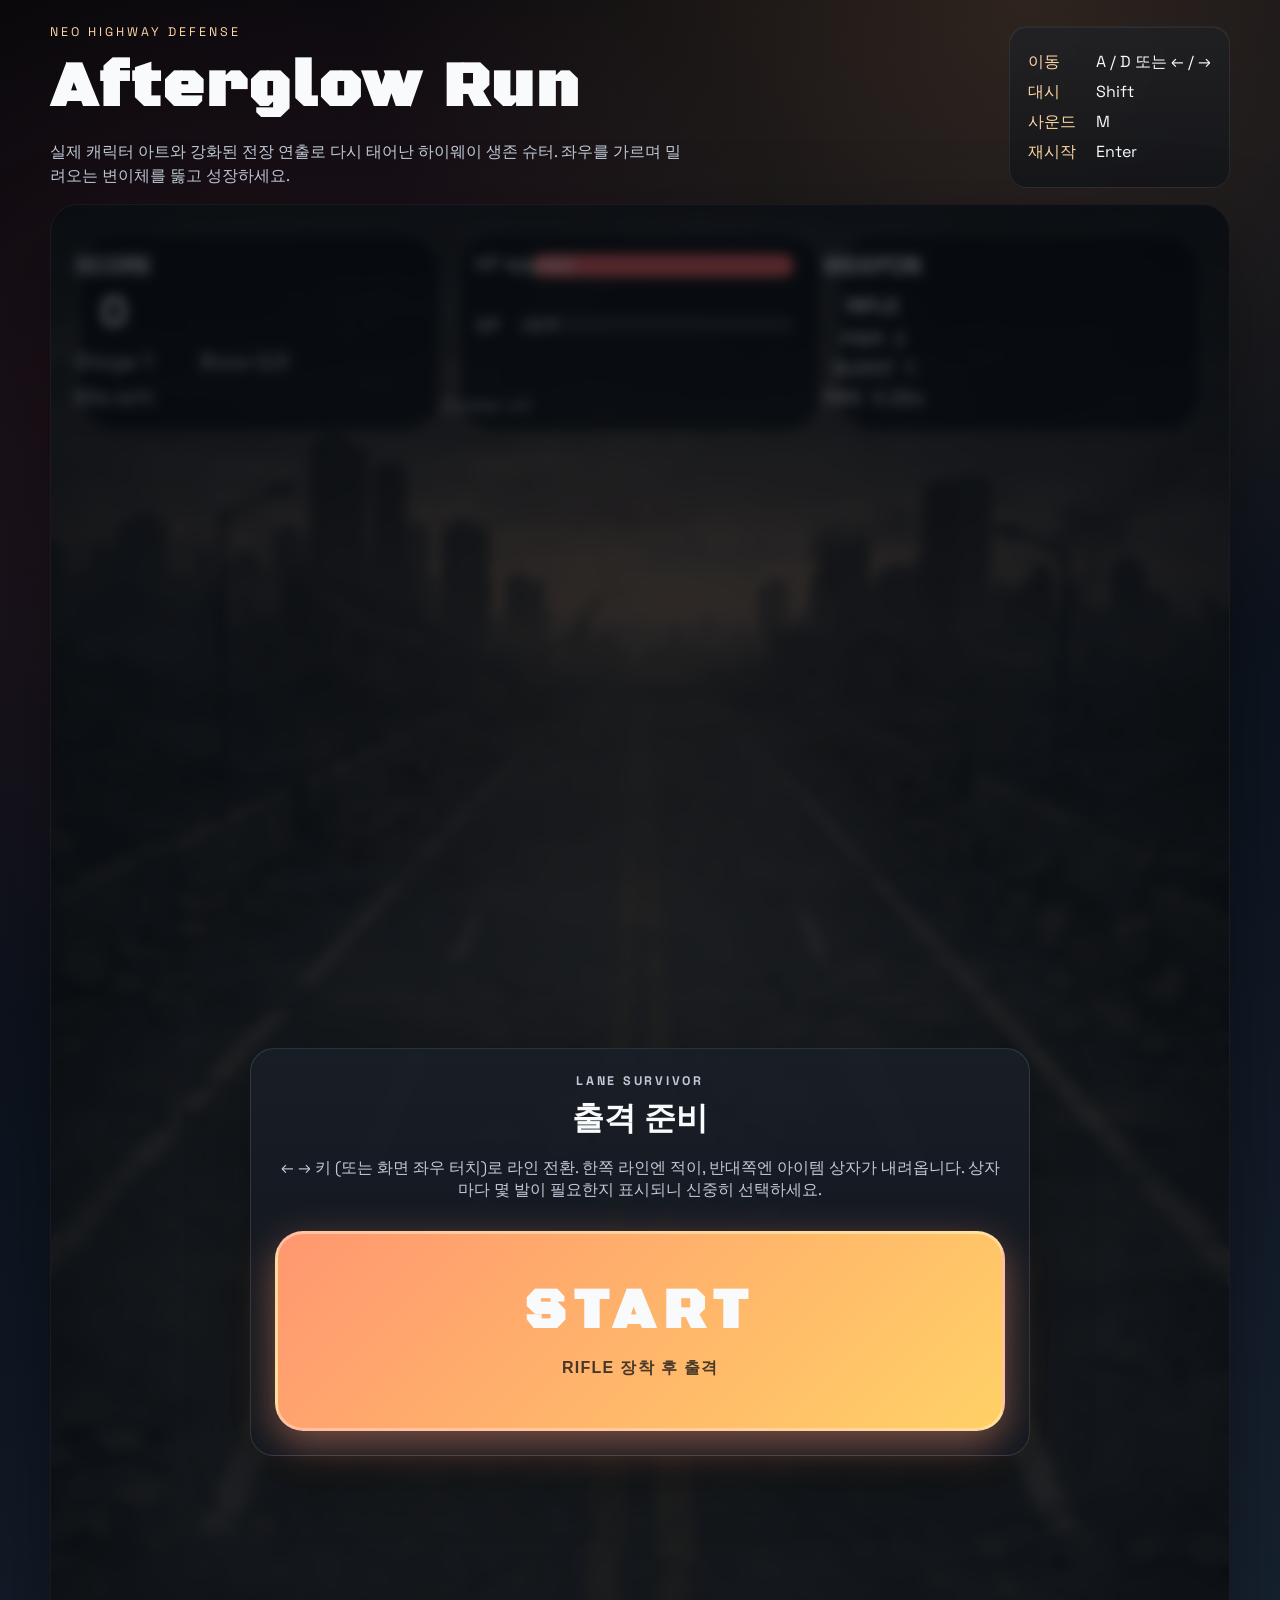
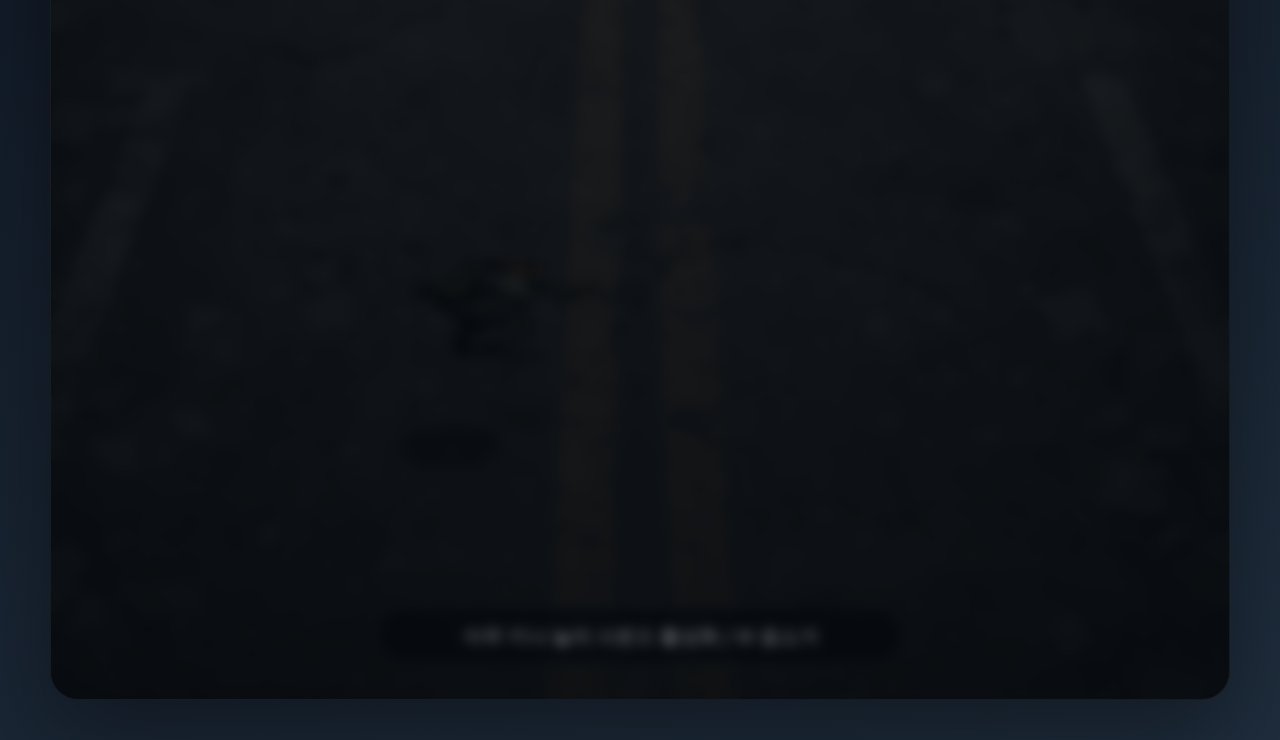
<file: index.html>
<!DOCTYPE html>
<html lang="ko">
<head>
  <meta charset="UTF-8">
  <meta name="viewport" content="width=device-width, initial-scale=1.0">
  <title>Lane Survivor</title>
  <link rel="preconnect" href="https://fonts.googleapis.com">
  <link rel="preconnect" href="https://fonts.gstatic.com" crossorigin>
  <link href="https://fonts.googleapis.com/css2?family=Black+Ops+One&family=Space+Grotesk:wght@400;500;700&display=swap" rel="stylesheet">
  <link rel="stylesheet" href="style.css">
</head>
<body>
  <main class="shell">
    <section class="hud-panel">
      <div>
        <p class="eyebrow">Neo Highway Defense</p>
        <h1>Afterglow Run</h1>
        <p class="subcopy">실제 캐릭터 아트와 강화된 전장 연출로 다시 태어난 하이웨이 생존 슈터. 좌우를 가르며 밀려오는 변이체를 뚫고 성장하세요.</p>
      </div>
      <div class="tips">
        <p><span>이동</span> A / D 또는 ← / →</p>
        <p><span>대시</span> Shift</p>
        <p><span>사운드</span> M</p>
        <p><span>재시작</span> Enter</p>
      </div>
    </section>

    <section class="game-wrap">
      <canvas id="game" width="720" height="1280" aria-label="Lane shooting survival game"></canvas>
      <div id="overlay" class="overlay hidden"></div>
    </section>
  </main>

  <script src="game.js"></script>
</body>
</html>
</file>
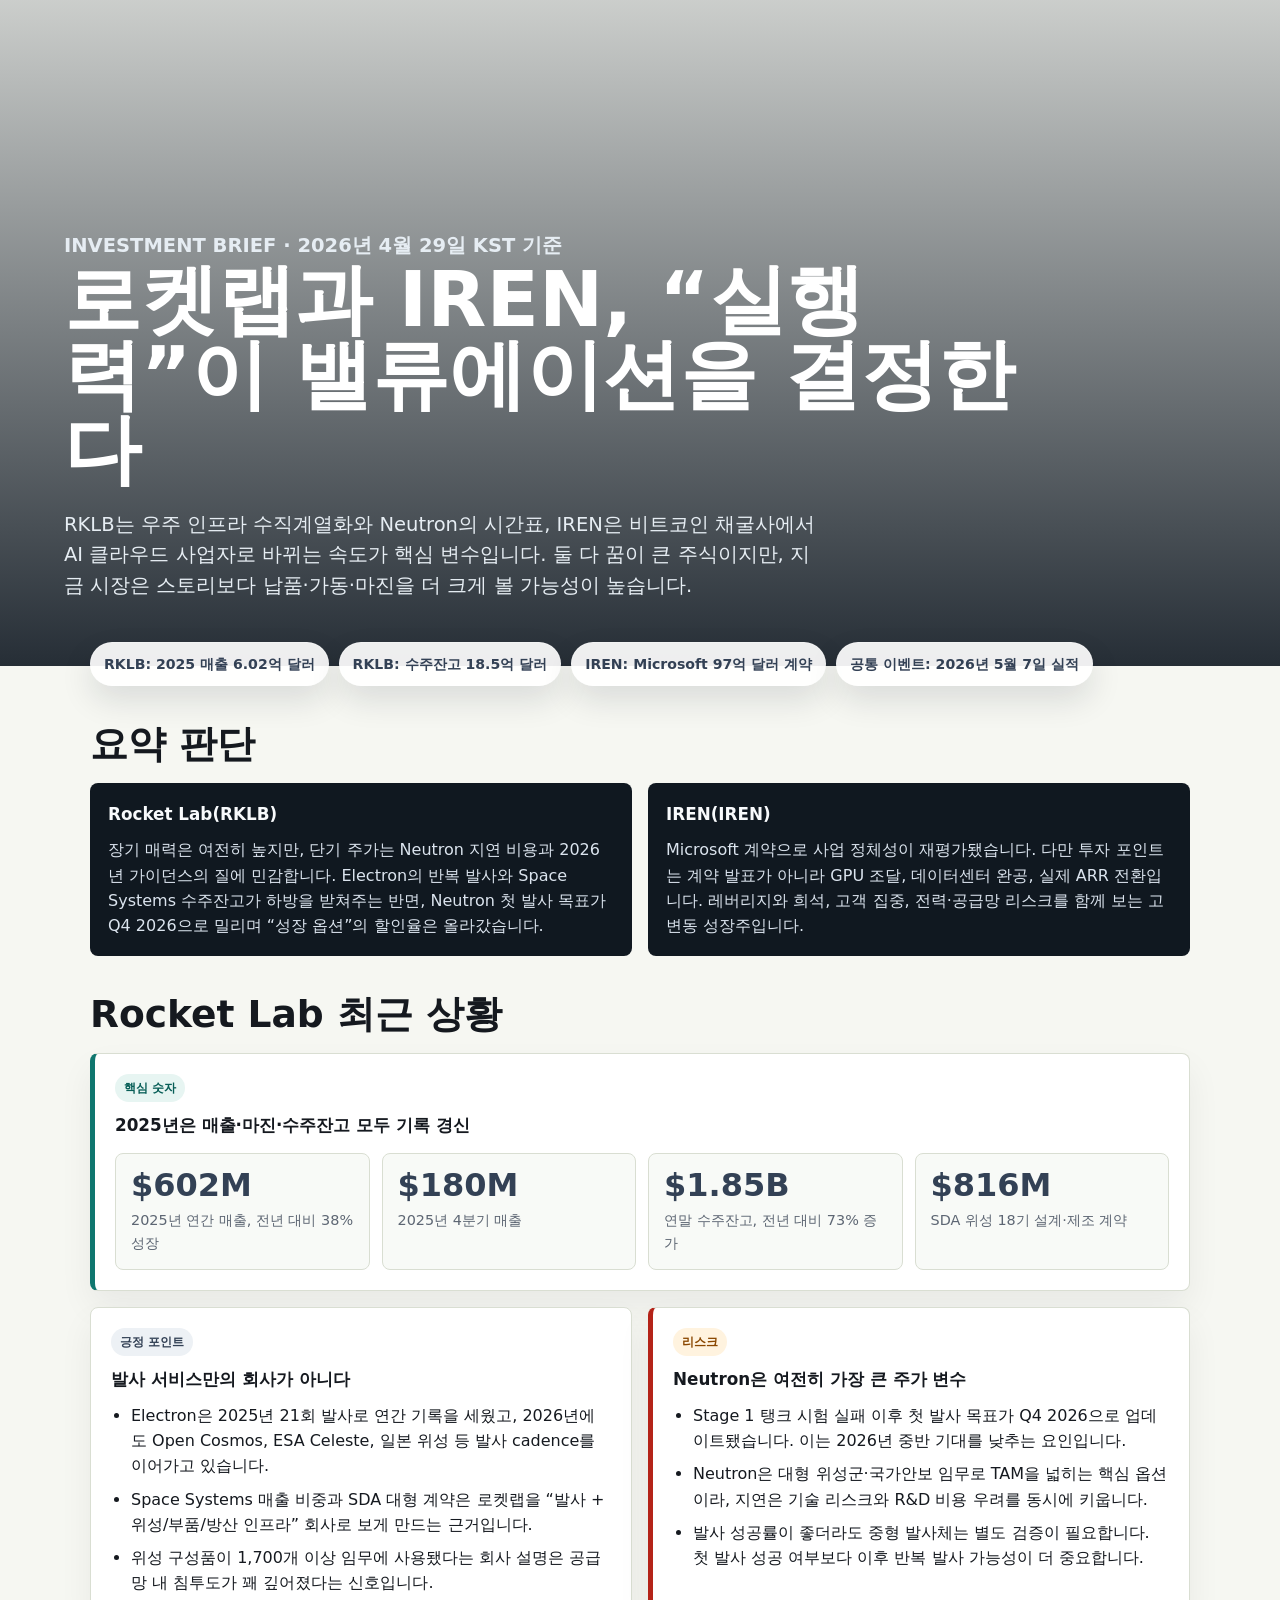
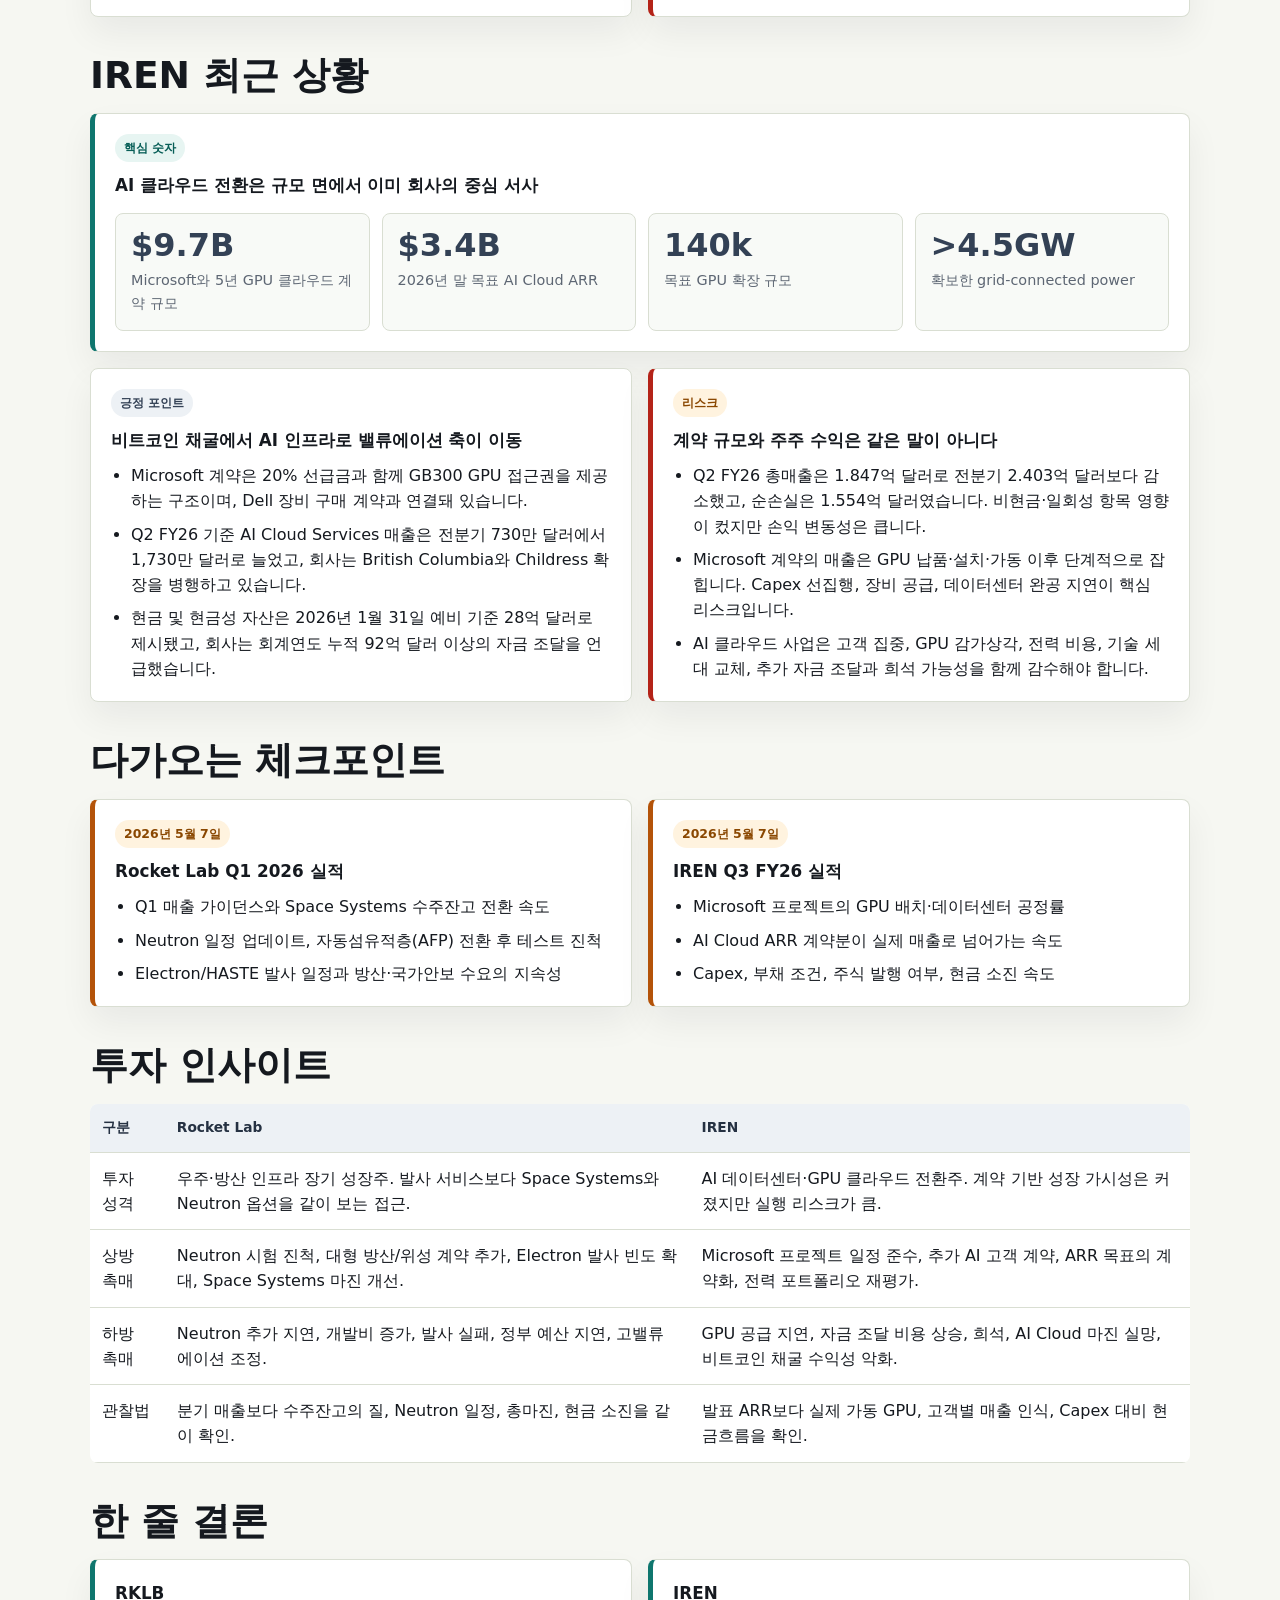
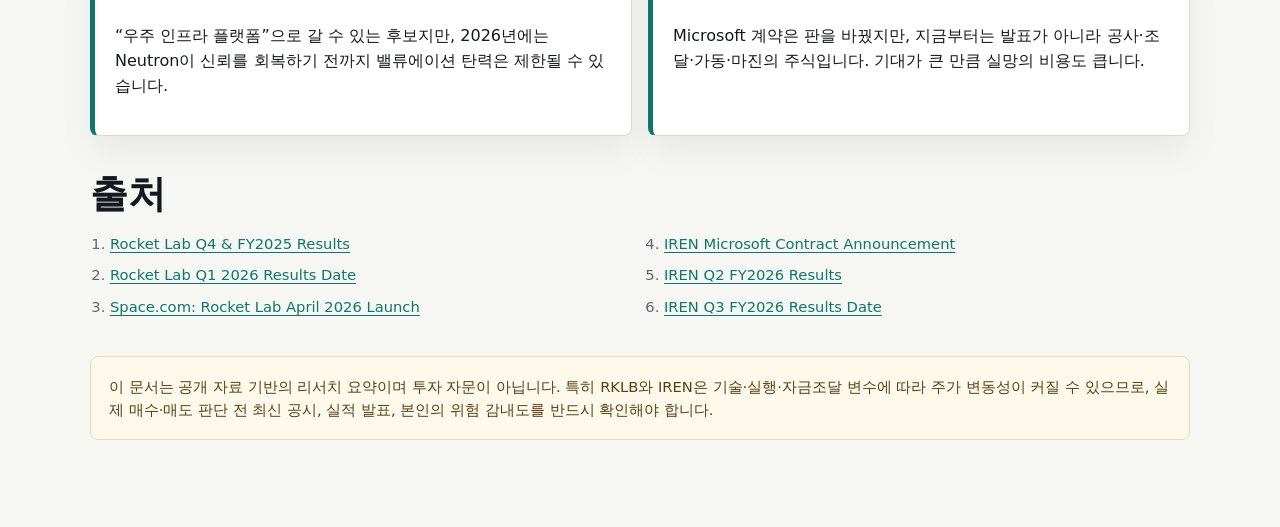
<file: research/rklb-iren-investment-brief-2026-04-29.html>
<!doctype html>
<html lang="ko">
<head>
  <meta charset="utf-8">
  <meta name="viewport" content="width=device-width, initial-scale=1">
  <title>로켓랩(RKLB) & IREN 최근 상황과 투자 인사이트</title>
  <style>
    :root {
      color-scheme: light;
      --bg: #f6f7f2;
      --ink: #15191f;
      --muted: #5d6673;
      --line: #d9ded2;
      --panel: #ffffff;
      --accent: #0f766e;
      --accent-2: #b45309;
      --accent-3: #334155;
      --good: #0f7a45;
      --warn: #a15c00;
      --risk: #b42318;
    }

    * {
      box-sizing: border-box;
    }

    body {
      margin: 0;
      font-family: Inter, ui-sans-serif, system-ui, -apple-system, BlinkMacSystemFont, "Segoe UI", sans-serif;
      background: var(--bg);
      color: var(--ink);
      line-height: 1.58;
    }

    a {
      color: var(--accent);
      text-decoration-thickness: 0.08em;
      text-underline-offset: 0.18em;
    }

    .hero {
      min-height: 74vh;
      display: grid;
      align-items: end;
      padding: clamp(28px, 5vw, 72px);
      color: #fff;
      background:
        linear-gradient(180deg, rgba(9, 18, 28, 0.18), rgba(9, 18, 28, 0.88)),
        url("https://images.unsplash.com/photo-1457364887197-9150188c107b?auto=format&fit=crop&w=1800&q=82") center / cover;
    }

    .hero-inner {
      max-width: 1120px;
    }

    .eyebrow {
      margin: 0 0 14px;
      font-size: 0.84rem;
      font-weight: 800;
      letter-spacing: 0;
      text-transform: uppercase;
      color: #b9f1e8;
    }

    h1 {
      max-width: 980px;
      margin: 0;
      font-size: clamp(2.4rem, 6vw, 5.6rem);
      line-height: 0.98;
      letter-spacing: 0;
    }

    .hero p {
      max-width: 760px;
      margin: 22px 0 0;
      font-size: clamp(1rem, 1.8vw, 1.22rem);
      color: #e6edf3;
    }

    .wrap {
      max-width: 1180px;
      margin: 0 auto;
      padding: 34px clamp(18px, 4vw, 40px) 72px;
    }

    .meta {
      display: flex;
      flex-wrap: wrap;
      gap: 10px;
      margin: -58px 0 32px;
      position: relative;
      z-index: 2;
    }

    .pill {
      padding: 10px 13px;
      border: 1px solid rgba(255, 255, 255, 0.26);
      border-radius: 999px;
      background: rgba(255, 255, 255, 0.92);
      color: var(--accent-3);
      font-size: 0.88rem;
      font-weight: 700;
      box-shadow: 0 14px 32px rgba(15, 23, 42, 0.12);
    }

    section {
      margin-top: 38px;
    }

    h2 {
      margin: 0 0 18px;
      font-size: clamp(1.55rem, 3vw, 2.35rem);
      line-height: 1.08;
      letter-spacing: 0;
    }

    h3 {
      margin: 0 0 10px;
      font-size: 1.05rem;
      letter-spacing: 0;
    }

    .grid {
      display: grid;
      grid-template-columns: repeat(12, 1fr);
      gap: 16px;
    }

    .card {
      grid-column: span 6;
      padding: 20px;
      border: 1px solid var(--line);
      border-radius: 8px;
      background: var(--panel);
      box-shadow: 0 16px 34px rgba(21, 25, 31, 0.06);
    }

    .card.wide {
      grid-column: span 12;
    }

    .signal {
      border-left: 5px solid var(--accent);
    }

    .risk {
      border-left: 5px solid var(--risk);
    }

    .watch {
      border-left: 5px solid var(--accent-2);
    }

    .label {
      display: inline-flex;
      align-items: center;
      min-height: 28px;
      margin-bottom: 10px;
      padding: 4px 9px;
      border-radius: 999px;
      background: #e7f5f2;
      color: #075e57;
      font-size: 0.78rem;
      font-weight: 800;
    }

    .label.orange {
      background: #fff3df;
      color: #8a4700;
    }

    .label.gray {
      background: #edf1f5;
      color: #334155;
    }

    .metric {
      display: grid;
      grid-template-columns: repeat(4, minmax(0, 1fr));
      gap: 12px;
      margin-top: 14px;
    }

    .metric div {
      min-height: 110px;
      padding: 15px;
      border-radius: 8px;
      background: #f8faf7;
      border: 1px solid var(--line);
    }

    .metric strong {
      display: block;
      font-size: clamp(1.35rem, 2.8vw, 2rem);
      line-height: 1.04;
      letter-spacing: 0;
      color: var(--accent-3);
    }

    .metric span {
      display: block;
      margin-top: 7px;
      color: var(--muted);
      font-size: 0.9rem;
    }

    ul {
      margin: 10px 0 0;
      padding-left: 20px;
    }

    li + li {
      margin-top: 8px;
    }

    .take {
      display: grid;
      grid-template-columns: 1fr 1fr;
      gap: 16px;
    }

    .stance {
      padding: 18px;
      border-radius: 8px;
      background: #101820;
      color: #f8fafc;
    }

    .stance p {
      margin: 8px 0 0;
      color: #dbe4ee;
    }

    table {
      width: 100%;
      border-collapse: collapse;
      overflow: hidden;
      border-radius: 8px;
      background: #fff;
    }

    th,
    td {
      padding: 13px 12px;
      border-bottom: 1px solid var(--line);
      text-align: left;
      vertical-align: top;
    }

    th {
      background: #edf1f5;
      color: #253142;
      font-size: 0.86rem;
    }

    .small {
      color: var(--muted);
      font-size: 0.92rem;
    }

    .source-list {
      columns: 2;
      column-gap: 28px;
      padding-left: 20px;
    }

    .disclaimer {
      margin-top: 34px;
      padding: 18px;
      border: 1px solid #efd8aa;
      border-radius: 8px;
      background: #fff9ec;
      color: #574017;
      font-size: 0.92rem;
    }

    @media (max-width: 820px) {
      .hero {
        min-height: 68vh;
        padding: 24px 18px 76px;
      }

      .wrap {
        padding-top: 24px;
      }

      .meta {
        margin-top: -62px;
      }

      .card,
      .card.wide {
        grid-column: span 12;
      }

      .metric,
      .take {
        grid-template-columns: 1fr;
      }

      .source-list {
        columns: 1;
      }
    }
  </style>
</head>
<body>
  <header class="hero">
    <div class="hero-inner">
      <p class="eyebrow">Investment Brief · 2026년 4월 29일 KST 기준</p>
      <h1>로켓랩과 IREN, “실행력”이 밸류에이션을 결정한다</h1>
      <p>RKLB는 우주 인프라 수직계열화와 Neutron의 시간표, IREN은 비트코인 채굴사에서 AI 클라우드 사업자로 바뀌는 속도가 핵심 변수입니다. 둘 다 꿈이 큰 주식이지만, 지금 시장은 스토리보다 납품·가동·마진을 더 크게 볼 가능성이 높습니다.</p>
    </div>
  </header>

  <main class="wrap">
    <div class="meta">
      <span class="pill">RKLB: 2025 매출 6.02억 달러</span>
      <span class="pill">RKLB: 수주잔고 18.5억 달러</span>
      <span class="pill">IREN: Microsoft 97억 달러 계약</span>
      <span class="pill">공통 이벤트: 2026년 5월 7일 실적</span>
    </div>

    <section>
      <h2>요약 판단</h2>
      <div class="take">
        <div class="stance">
          <h3>Rocket Lab(RKLB)</h3>
          <p>장기 매력은 여전히 높지만, 단기 주가는 Neutron 지연 비용과 2026년 가이던스의 질에 민감합니다. Electron의 반복 발사와 Space Systems 수주잔고가 하방을 받쳐주는 반면, Neutron 첫 발사 목표가 Q4 2026으로 밀리며 “성장 옵션”의 할인율은 올라갔습니다.</p>
        </div>
        <div class="stance">
          <h3>IREN(IREN)</h3>
          <p>Microsoft 계약으로 사업 정체성이 재평가됐습니다. 다만 투자 포인트는 계약 발표가 아니라 GPU 조달, 데이터센터 완공, 실제 ARR 전환입니다. 레버리지와 희석, 고객 집중, 전력·공급망 리스크를 함께 보는 고변동 성장주입니다.</p>
        </div>
      </div>
    </section>

    <section>
      <h2>Rocket Lab 최근 상황</h2>
      <div class="grid">
        <article class="card wide signal">
          <span class="label">핵심 숫자</span>
          <h3>2025년은 매출·마진·수주잔고 모두 기록 경신</h3>
          <div class="metric">
            <div><strong>$602M</strong><span>2025년 연간 매출, 전년 대비 38% 성장</span></div>
            <div><strong>$180M</strong><span>2025년 4분기 매출</span></div>
            <div><strong>$1.85B</strong><span>연말 수주잔고, 전년 대비 73% 증가</span></div>
            <div><strong>$816M</strong><span>SDA 위성 18기 설계·제조 계약</span></div>
          </div>
        </article>

        <article class="card">
          <span class="label gray">긍정 포인트</span>
          <h3>발사 서비스만의 회사가 아니다</h3>
          <ul>
            <li>Electron은 2025년 21회 발사로 연간 기록을 세웠고, 2026년에도 Open Cosmos, ESA Celeste, 일본 위성 등 발사 cadence를 이어가고 있습니다.</li>
            <li>Space Systems 매출 비중과 SDA 대형 계약은 로켓랩을 “발사 + 위성/부품/방산 인프라” 회사로 보게 만드는 근거입니다.</li>
            <li>위성 구성품이 1,700개 이상 임무에 사용됐다는 회사 설명은 공급망 내 침투도가 꽤 깊어졌다는 신호입니다.</li>
          </ul>
        </article>

        <article class="card risk">
          <span class="label orange">리스크</span>
          <h3>Neutron은 여전히 가장 큰 주가 변수</h3>
          <ul>
            <li>Stage 1 탱크 시험 실패 이후 첫 발사 목표가 Q4 2026으로 업데이트됐습니다. 이는 2026년 중반 기대를 낮추는 요인입니다.</li>
            <li>Neutron은 대형 위성군·국가안보 임무로 TAM을 넓히는 핵심 옵션이라, 지연은 기술 리스크와 R&D 비용 우려를 동시에 키웁니다.</li>
            <li>발사 성공률이 좋더라도 중형 발사체는 별도 검증이 필요합니다. 첫 발사 성공 여부보다 이후 반복 발사 가능성이 더 중요합니다.</li>
          </ul>
        </article>
      </div>
    </section>

    <section>
      <h2>IREN 최근 상황</h2>
      <div class="grid">
        <article class="card wide signal">
          <span class="label">핵심 숫자</span>
          <h3>AI 클라우드 전환은 규모 면에서 이미 회사의 중심 서사</h3>
          <div class="metric">
            <div><strong>$9.7B</strong><span>Microsoft와 5년 GPU 클라우드 계약 규모</span></div>
            <div><strong>$3.4B</strong><span>2026년 말 목표 AI Cloud ARR</span></div>
            <div><strong>140k</strong><span>목표 GPU 확장 규모</span></div>
            <div><strong>&gt;4.5GW</strong><span>확보한 grid-connected power</span></div>
          </div>
        </article>

        <article class="card">
          <span class="label gray">긍정 포인트</span>
          <h3>비트코인 채굴에서 AI 인프라로 밸류에이션 축이 이동</h3>
          <ul>
            <li>Microsoft 계약은 20% 선급금과 함께 GB300 GPU 접근권을 제공하는 구조이며, Dell 장비 구매 계약과 연결돼 있습니다.</li>
            <li>Q2 FY26 기준 AI Cloud Services 매출은 전분기 730만 달러에서 1,730만 달러로 늘었고, 회사는 British Columbia와 Childress 확장을 병행하고 있습니다.</li>
            <li>현금 및 현금성 자산은 2026년 1월 31일 예비 기준 28억 달러로 제시됐고, 회사는 회계연도 누적 92억 달러 이상의 자금 조달을 언급했습니다.</li>
          </ul>
        </article>

        <article class="card risk">
          <span class="label orange">리스크</span>
          <h3>계약 규모와 주주 수익은 같은 말이 아니다</h3>
          <ul>
            <li>Q2 FY26 총매출은 1.847억 달러로 전분기 2.403억 달러보다 감소했고, 순손실은 1.554억 달러였습니다. 비현금·일회성 항목 영향이 컸지만 손익 변동성은 큽니다.</li>
            <li>Microsoft 계약의 매출은 GPU 납품·설치·가동 이후 단계적으로 잡힙니다. Capex 선집행, 장비 공급, 데이터센터 완공 지연이 핵심 리스크입니다.</li>
            <li>AI 클라우드 사업은 고객 집중, GPU 감가상각, 전력 비용, 기술 세대 교체, 추가 자금 조달과 희석 가능성을 함께 감수해야 합니다.</li>
          </ul>
        </article>
      </div>
    </section>

    <section>
      <h2>다가오는 체크포인트</h2>
      <div class="grid">
        <article class="card watch">
          <span class="label orange">2026년 5월 7일</span>
          <h3>Rocket Lab Q1 2026 실적</h3>
          <ul>
            <li>Q1 매출 가이던스와 Space Systems 수주잔고 전환 속도</li>
            <li>Neutron 일정 업데이트, 자동섬유적층(AFP) 전환 후 테스트 진척</li>
            <li>Electron/HASTE 발사 일정과 방산·국가안보 수요의 지속성</li>
          </ul>
        </article>
        <article class="card watch">
          <span class="label orange">2026년 5월 7일</span>
          <h3>IREN Q3 FY26 실적</h3>
          <ul>
            <li>Microsoft 프로젝트의 GPU 배치·데이터센터 공정률</li>
            <li>AI Cloud ARR 계약분이 실제 매출로 넘어가는 속도</li>
            <li>Capex, 부채 조건, 주식 발행 여부, 현금 소진 속도</li>
          </ul>
        </article>
      </div>
    </section>

    <section>
      <h2>투자 인사이트</h2>
      <table>
        <thead>
          <tr>
            <th>구분</th>
            <th>Rocket Lab</th>
            <th>IREN</th>
          </tr>
        </thead>
        <tbody>
          <tr>
            <td>투자 성격</td>
            <td>우주·방산 인프라 장기 성장주. 발사 서비스보다 Space Systems와 Neutron 옵션을 같이 보는 접근.</td>
            <td>AI 데이터센터·GPU 클라우드 전환주. 계약 기반 성장 가시성은 커졌지만 실행 리스크가 큼.</td>
          </tr>
          <tr>
            <td>상방 촉매</td>
            <td>Neutron 시험 진척, 대형 방산/위성 계약 추가, Electron 발사 빈도 확대, Space Systems 마진 개선.</td>
            <td>Microsoft 프로젝트 일정 준수, 추가 AI 고객 계약, ARR 목표의 계약화, 전력 포트폴리오 재평가.</td>
          </tr>
          <tr>
            <td>하방 촉매</td>
            <td>Neutron 추가 지연, 개발비 증가, 발사 실패, 정부 예산 지연, 고밸류에이션 조정.</td>
            <td>GPU 공급 지연, 자금 조달 비용 상승, 희석, AI Cloud 마진 실망, 비트코인 채굴 수익성 악화.</td>
          </tr>
          <tr>
            <td>관찰법</td>
            <td>분기 매출보다 수주잔고의 질, Neutron 일정, 총마진, 현금 소진을 같이 확인.</td>
            <td>발표 ARR보다 실제 가동 GPU, 고객별 매출 인식, Capex 대비 현금흐름을 확인.</td>
          </tr>
        </tbody>
      </table>
    </section>

    <section>
      <h2>한 줄 결론</h2>
      <div class="grid">
        <article class="card signal">
          <h3>RKLB</h3>
          <p>“우주 인프라 플랫폼”으로 갈 수 있는 후보지만, 2026년에는 Neutron이 신뢰를 회복하기 전까지 밸류에이션 탄력은 제한될 수 있습니다.</p>
        </article>
        <article class="card signal">
          <h3>IREN</h3>
          <p>Microsoft 계약은 판을 바꿨지만, 지금부터는 발표가 아니라 공사·조달·가동·마진의 주식입니다. 기대가 큰 만큼 실망의 비용도 큽니다.</p>
        </article>
      </div>
    </section>

    <section>
      <h2>출처</h2>
      <ol class="source-list small">
        <li><a href="https://investors.rocketlabcorp.com/news-releases/news-release-details/rocket-lab-announces-fourth-quarter-and-full-year-2025-financial">Rocket Lab Q4 & FY2025 Results</a></li>
        <li><a href="https://investors.rocketlabcorp.com/news-releases/news-release-details/rocket-lab-announces-date-first-quarter-2026-financial-results">Rocket Lab Q1 2026 Results Date</a></li>
        <li><a href="https://www.space.com/space-exploration/launches-spacecraft/rocket-lab-launch-eight-japanese-satellites-kakushin-rising-mission">Space.com: Rocket Lab April 2026 Launch</a></li>
        <li><a href="https://www.globenewswire.com/news-release/2025/11/03/3178993/0/en/iren-secures-9-7bn-ai-cloud-contract-with-microsoft.html">IREN Microsoft Contract Announcement</a></li>
        <li><a href="https://irisenergy.gcs-web.com/news-releases/news-release-details/iren-reports-q2-fy26-results">IREN Q2 FY2026 Results</a></li>
        <li><a href="https://www.globenewswire.com/news-release/2026/04/23/3280352/0/en/IREN-to-Release-Q3-FY26-Results-on-May-7-2026.html">IREN Q3 FY2026 Results Date</a></li>
      </ol>
    </section>

    <p class="disclaimer">이 문서는 공개 자료 기반의 리서치 요약이며 투자 자문이 아닙니다. 특히 RKLB와 IREN은 기술·실행·자금조달 변수에 따라 주가 변동성이 커질 수 있으므로, 실제 매수·매도 판단 전 최신 공시, 실적 발표, 본인의 위험 감내도를 반드시 확인해야 합니다.</p>
  </main>
</body>
</html>
</file>
<file: style.css>
:root {
  --bg: #06070a;
  --bg2: #0f1723;
  --bg3: #1f2d3d;
  --panel: rgba(10, 13, 19, 0.7);
  --line: rgba(255, 255, 255, 0.08);
  --accent: #f4a261;
  --accent-2: #ff4d6d;
  --safe: #72efdd;
  --danger: #ff6b6b;
  --text: #f8fafc;
  --muted: #c0c9d6;
}

* {
  box-sizing: border-box;
}

body {
  margin: 0;
  min-height: 100vh;
  font-family: "Space Grotesk", sans-serif;
  color: var(--text);
  background:
    radial-gradient(circle at 20% 20%, rgba(255, 77, 109, 0.12), transparent 28%),
    radial-gradient(circle at 80% 0%, rgba(244, 162, 97, 0.16), transparent 26%),
    linear-gradient(160deg, var(--bg), var(--bg2) 48%, var(--bg3));
}

.shell {
  width: min(1180px, calc(100vw - 32px));
  margin: 0 auto;
  padding: 24px 0 40px;
}

.hud-panel {
  display: flex;
  justify-content: space-between;
  gap: 24px;
  align-items: end;
  margin-bottom: 16px;
}

.eyebrow {
  margin: 0 0 8px;
  text-transform: uppercase;
  letter-spacing: 0.24em;
  color: #ffd6a5;
  font-size: 0.78rem;
}

h1 {
  margin: 0;
  font-family: "Black Ops One", system-ui;
  font-size: clamp(2rem, 5vw, 4rem);
  letter-spacing: 0.04em;
}

.subcopy {
  max-width: 640px;
  margin: 12px 0 0;
  color: var(--muted);
  line-height: 1.5;
}

.tips {
  min-width: 220px;
  padding: 16px 18px;
  border: 1px solid var(--line);
  border-radius: 18px;
  background:
    linear-gradient(180deg, rgba(255, 255, 255, 0.06), rgba(255, 255, 255, 0.02)),
    var(--panel);
  backdrop-filter: blur(10px);
  box-shadow: inset 0 1px 0 rgba(255, 255, 255, 0.06);
}

.tips p {
  margin: 8px 0;
}

.tips span {
  color: #ffd6a5;
  display: inline-block;
  min-width: 64px;
}

.game-wrap {
  position: relative;
  border-radius: 28px;
  overflow: hidden;
  border: 1px solid var(--line);
  box-shadow:
    0 36px 90px rgba(0, 0, 0, 0.38),
    inset 0 1px 0 rgba(255, 255, 255, 0.06);
  background: #06080d;
  touch-action: none;
}

canvas {
  display: block;
  width: 100%;
  height: auto;
  background: linear-gradient(180deg, rgba(5, 7, 10, 0.98), rgba(12, 18, 27, 0.98));
  touch-action: none;
}

.overlay {
  position: absolute;
  inset: 0;
  display: grid;
  place-items: center;
  padding: 24px;
  background: rgba(3, 8, 13, 0.68);
  backdrop-filter: blur(6px);
  text-align: center;
}

.overlay.hidden {
  display: none;
}

.card {
  width: min(780px, 100%);
  padding: 24px;
  border-radius: 24px;
  border: 1px solid rgba(255, 255, 255, 0.12);
  background:
    linear-gradient(180deg, rgba(255, 255, 255, 0.06), rgba(255, 255, 255, 0.02)),
    rgba(10, 17, 26, 0.92);
  box-shadow: 0 20px 60px rgba(0, 0, 0, 0.35);
}

.card h2 {
  margin: 0 0 12px;
  font-size: 2rem;
}

.card p {
  color: var(--muted);
}

.start-card {
  max-width: 860px;
}

.start-kicker {
  margin: 0 0 8px;
  color: #ffd6a5;
  font-size: 0.78rem;
  font-weight: 700;
  letter-spacing: 0.22em;
}

.choices {
  display: grid;
  grid-template-columns: repeat(3, 1fr);
  gap: 14px;
  margin-top: 20px;
}

.weapon-choices {
  display: grid;
  grid-template-columns: repeat(3, 1fr);
  gap: 14px;
  margin-top: 20px;
}

.choice {
  padding: 16px;
  border-radius: 18px;
  background: linear-gradient(180deg, rgba(255, 255, 255, 0.06), rgba(255, 255, 255, 0.03));
  border: 1px solid rgba(255, 255, 255, 0.08);
  cursor: pointer;
  transition: transform 0.16s ease, border-color 0.16s ease, background 0.16s ease;
  color: var(--text);
}

.weapon-choice {
  min-height: 132px;
  text-align: left;
}

.start-big {
  display: flex;
  flex-direction: column;
  align-items: center;
  justify-content: center;
  gap: 10px;
  width: 100%;
  min-height: 200px;
  margin-top: 30px;
  padding: 40px 24px;
  border-radius: 28px;
  background: linear-gradient(135deg, #ff9770 0%, #ffd166 100%);
  border: 3px solid rgba(255, 255, 255, 0.35);
  color: #0b0e13;
  cursor: pointer;
  transition: transform 0.16s ease, box-shadow 0.16s ease, filter 0.16s ease;
  box-shadow: 0 14px 40px rgba(255, 151, 112, 0.45);
}

.start-big:hover {
  transform: translateY(-2px) scale(1.02);
  filter: brightness(1.05);
  box-shadow: 0 18px 52px rgba(255, 151, 112, 0.55);
}

.start-big:active {
  transform: translateY(1px) scale(0.99);
}

.start-big strong {
  font-family: 'Black Ops One', 'Space Grotesk', sans-serif;
  font-size: 3.6rem;
  letter-spacing: 0.14em;
  line-height: 1;
  color: #0b0e13;
}

.start-big span {
  font-size: 1rem;
  letter-spacing: 0.08em;
  text-transform: uppercase;
  color: rgba(11, 14, 19, 0.75);
  font-weight: 600;
}

.weapon-choice strong {
  font-size: 1.28rem;
}

.weapon-choice span {
  display: block;
  color: var(--muted);
  line-height: 1.4;
}

.restart-choice {
  margin-top: 16px;
  min-width: 220px;
  font-weight: 700;
}

.score-grid {
  display: grid;
  grid-template-columns: repeat(3, 1fr);
  gap: 12px;
  margin: 20px 0 4px;
}

.stage-clear-note {
  margin: 16px 0 6px;
  padding: 12px 16px;
  border-radius: 14px;
  background: rgba(255, 209, 102, 0.12);
  border: 1px solid rgba(255, 209, 102, 0.35);
  color: #ffd6a5;
  font-size: 0.92rem;
}

.stage-clear-note strong {
  color: #ffd166;
}

.stage-clear-total {
  margin: 10px 0 4px;
  font-size: 1.1rem;
  letter-spacing: 0.12em;
  color: rgba(255,255,255,0.72);
}

.stage-clear-total strong {
  font-size: 2rem;
  color: #ffd166;
  margin-left: 12px;
  letter-spacing: 0;
}

.score-grid div {
  padding: 14px;
  border-radius: 16px;
  background: rgba(255, 255, 255, 0.06);
  border: 1px solid rgba(255, 255, 255, 0.09);
}

.score-grid span {
  display: block;
  color: var(--muted);
  font-size: 0.82rem;
}

.score-grid strong {
  display: block;
  margin-top: 4px;
  color: #ffd6a5;
  font-size: 1.35rem;
}

.choice:hover {
  transform: translateY(-4px);
  border-color: rgba(244, 162, 97, 0.6);
  background: linear-gradient(180deg, rgba(244, 162, 97, 0.16), rgba(255, 77, 109, 0.08));
}

.choice strong {
  display: block;
  margin-bottom: 8px;
  color: var(--text);
}

.start-help {
  margin-bottom: 0;
  font-size: 0.92rem;
}

@media (max-width: 840px) {
  .hud-panel {
    flex-direction: column;
    align-items: stretch;
  }

  .tips {
    min-width: 0;
  }

  .choices,
  .weapon-choices {
    grid-template-columns: 1fr;
  }
}

@media (max-width: 640px) {
  body {
    min-height: 100svh;
    overflow-x: hidden;
  }

  .shell {
    width: 100vw;
    padding: 6px 8px 10px;
  }

  .hud-panel {
    gap: 8px;
    margin-bottom: 8px;
  }

  .eyebrow {
    display: none;
  }

  h1 {
    font-size: 1.55rem;
    line-height: 1;
  }

  .subcopy {
    display: none;
  }

  .tips {
    display: flex;
    flex-wrap: wrap;
    gap: 6px 12px;
    padding: 8px 10px;
    font-size: 0.78rem;
    border-radius: 14px;
  }

  .tips p {
    margin: 0;
  }

  .tips span {
    min-width: auto;
    margin-right: 4px;
  }

  .game-wrap {
    border-radius: 16px;
    max-height: calc(100svh - 104px);
  }

  canvas {
    max-height: calc(100svh - 104px);
    object-fit: contain;
  }

  .overlay {
    padding: 12px;
  }

  .card {
    padding: 18px;
    border-radius: 20px;
    max-height: calc(100svh - 28px);
    overflow-y: auto;
  }

  .card h2 {
    font-size: 1.55rem;
  }

  .stage-clear-card {
    padding: 14px;
  }

  .stage-clear-card .start-kicker {
    margin-bottom: 4px;
    font-size: 0.68rem;
  }

  .stage-clear-card h2 {
    margin-bottom: 8px;
    font-size: 1.28rem;
  }

  .weapon-choices {
    gap: 10px;
    margin-top: 14px;
  }

  .weapon-choice {
    min-height: 92px;
    padding: 14px;
  }

  .weapon-choice strong {
    font-size: 1.16rem;
  }

  .weapon-choice span {
    font-size: 0.88rem;
  }

  .score-grid {
    grid-template-columns: repeat(2, 1fr);
    gap: 6px;
    margin: 10px 0 2px;
  }

  .score-grid div {
    padding: 8px;
    border-radius: 12px;
  }

  .score-grid span {
    font-size: 0.68rem;
  }

  .score-grid strong {
    margin-top: 2px;
    font-size: 1rem;
  }

  .stage-clear-note {
    margin: 8px 0 4px;
    padding: 8px 10px;
    font-size: 0.76rem;
    line-height: 1.3;
  }

  .stage-clear-total {
    margin: 6px 0 0;
    font-size: 0.88rem;
  }

  .stage-clear-total strong {
    font-size: 1.4rem;
    margin-left: 6px;
  }

  .restart-choice {
    width: 100%;
    min-width: 0;
    margin-top: 10px;
    padding: 13px;
  }
}
</file>
